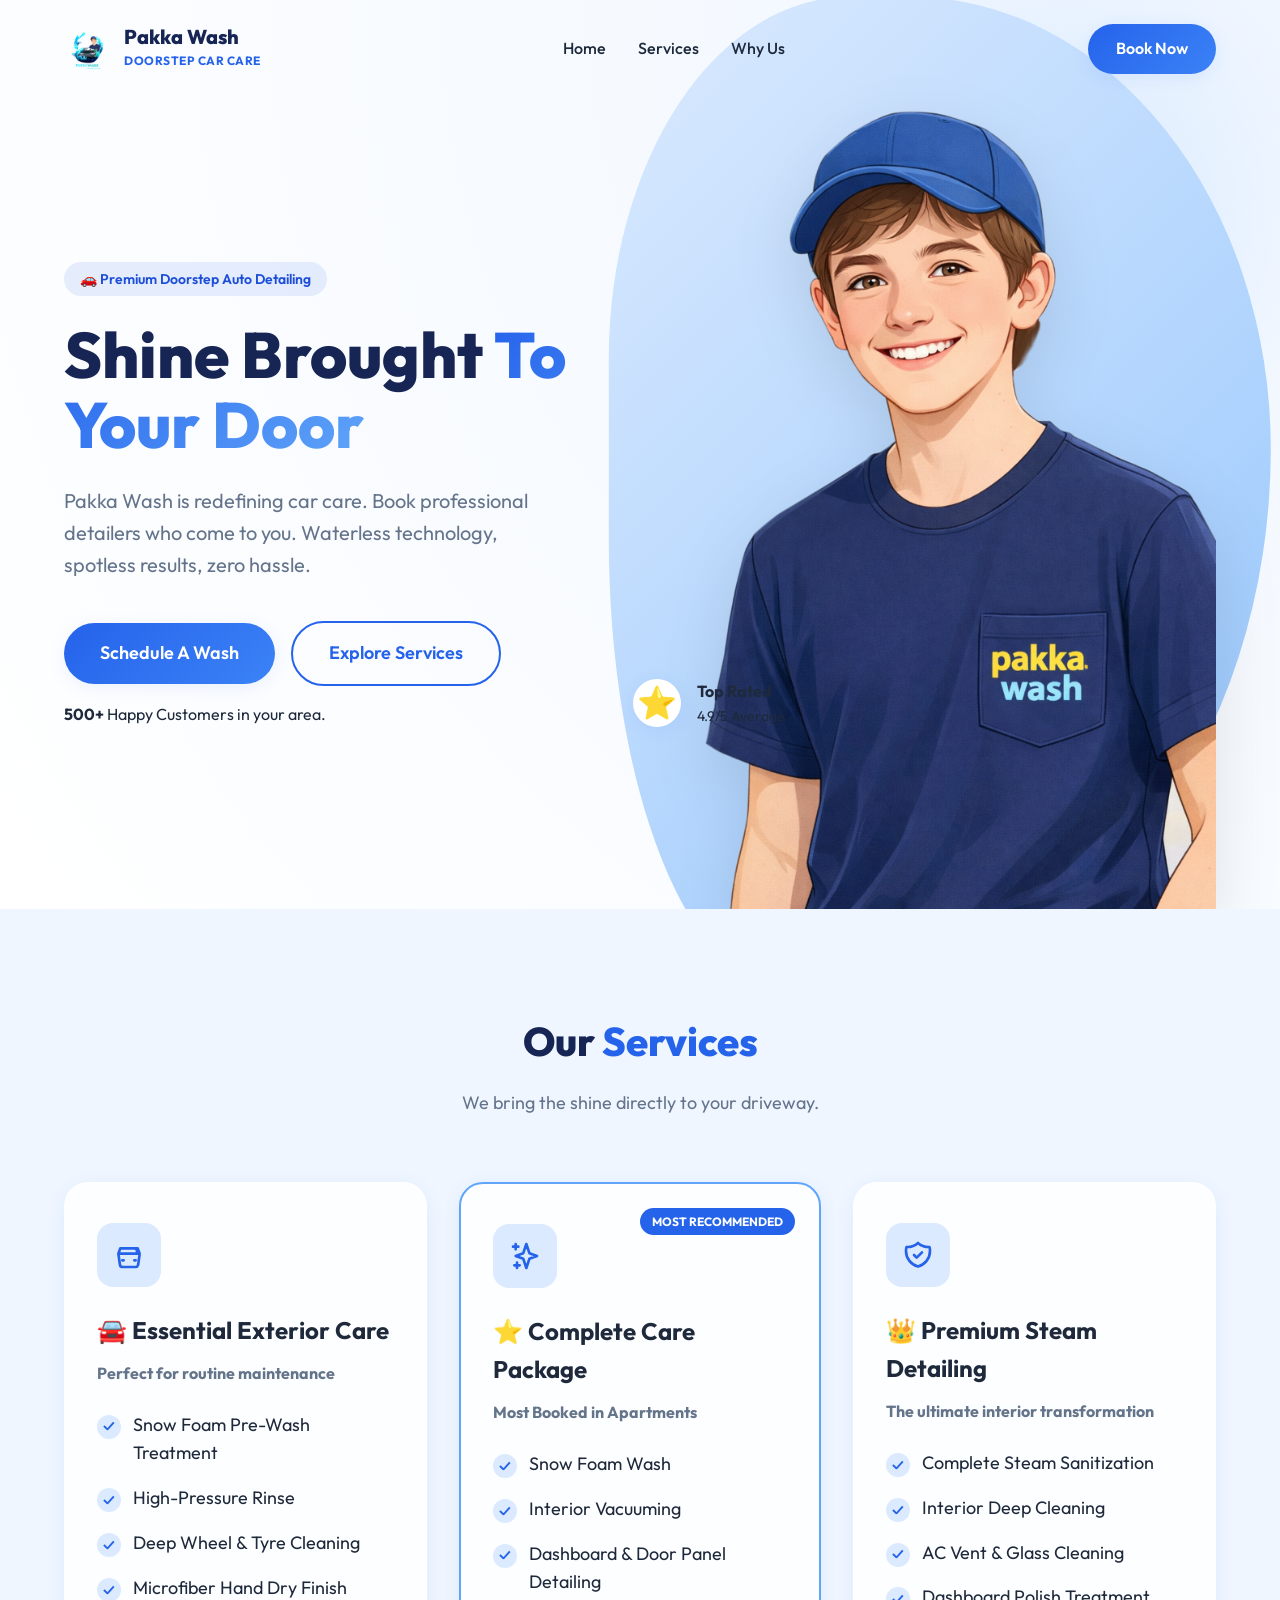
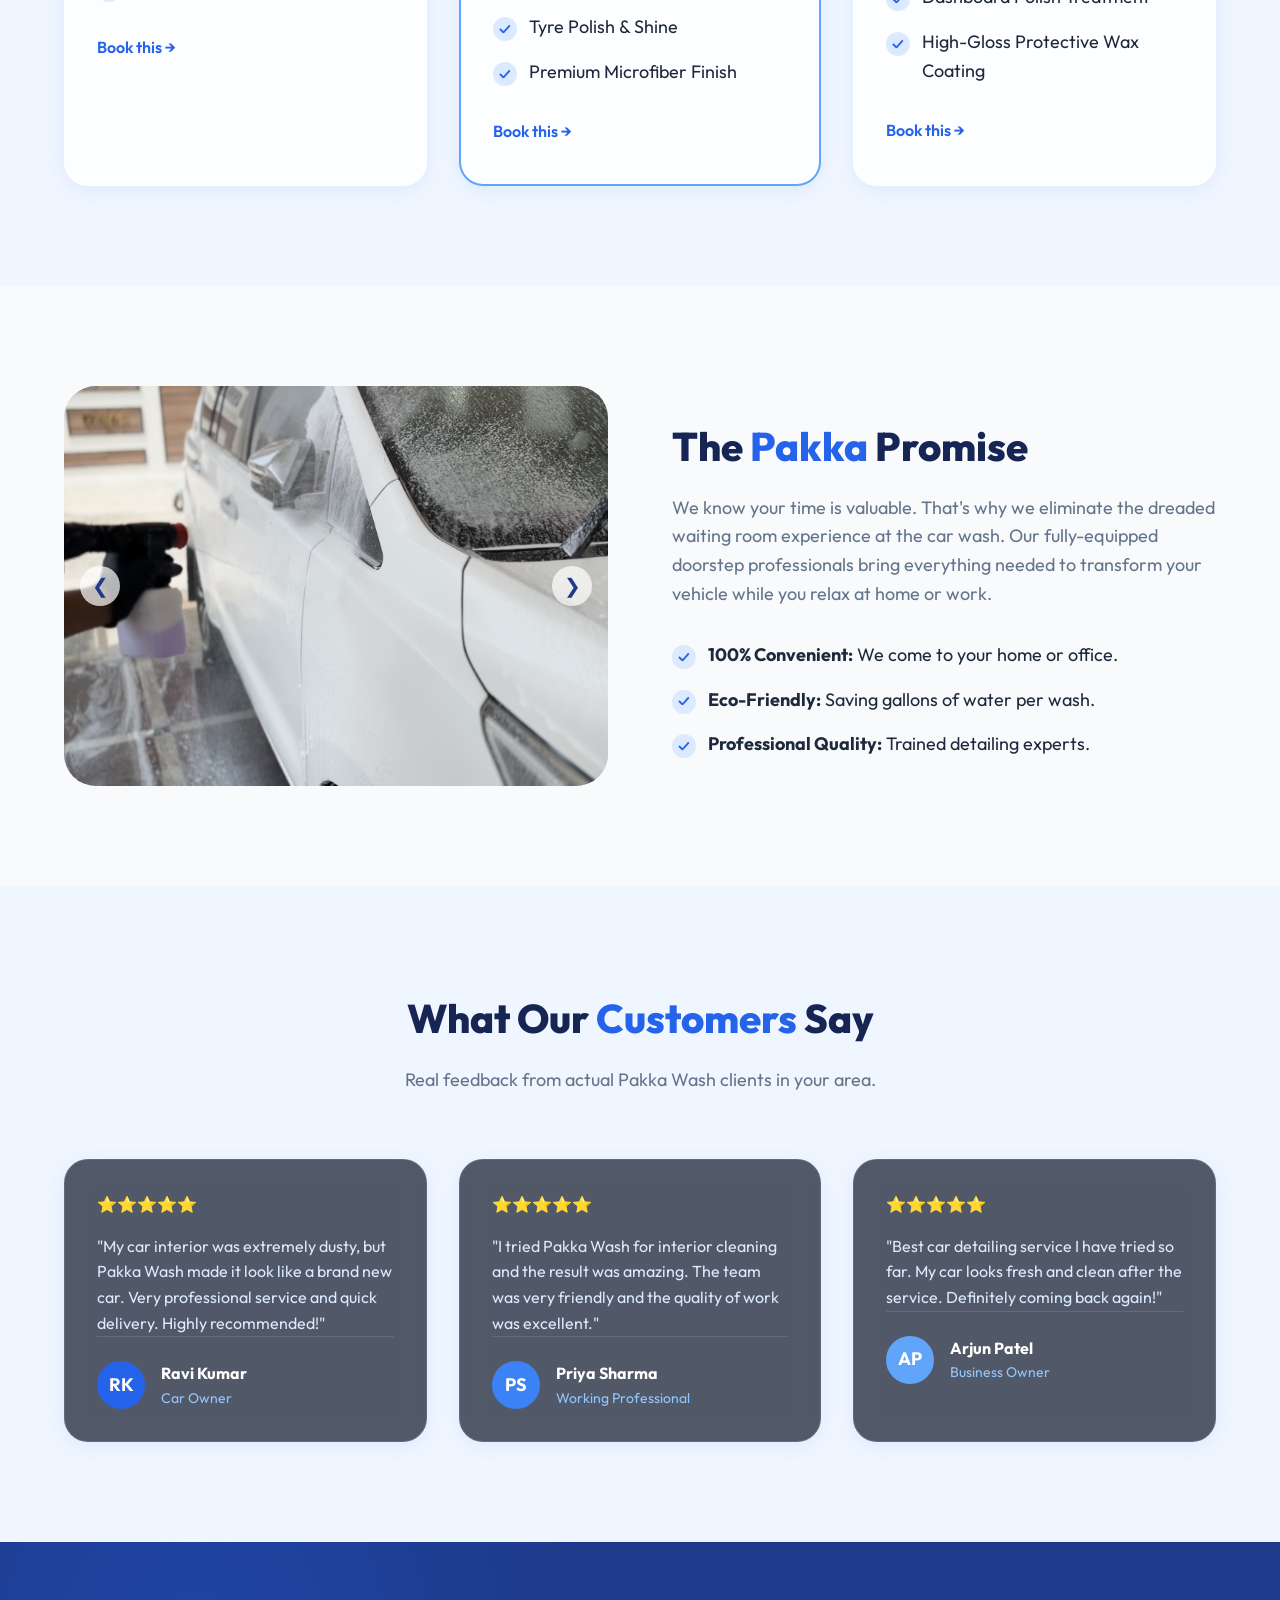
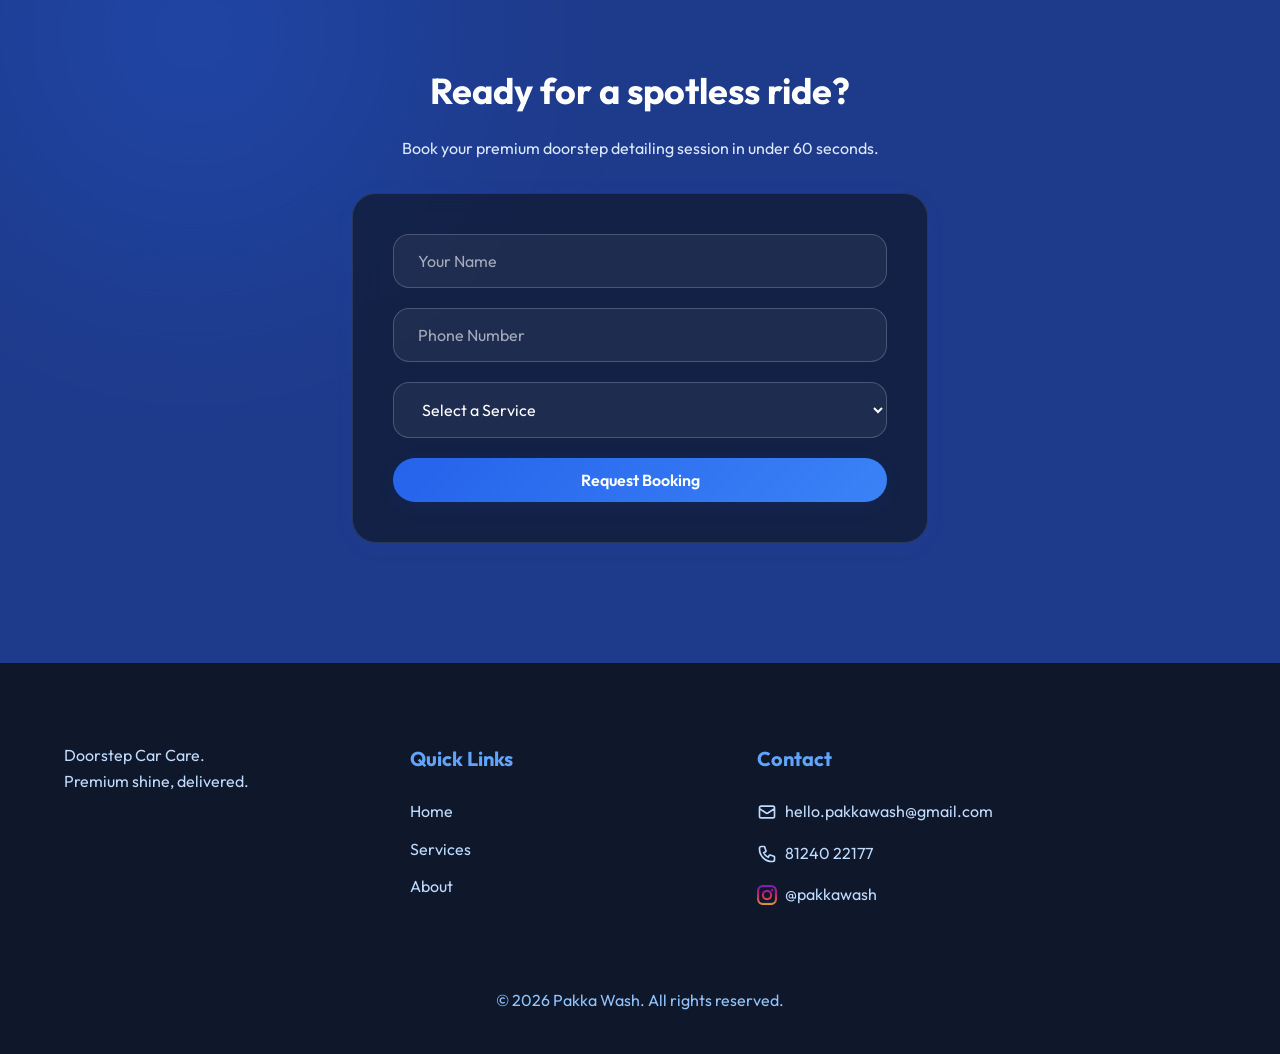
<file: index.html>
<!DOCTYPE html>
<html lang="en">
<head>
    <meta charset="UTF-8">
    <meta name="viewport" content="width=device-width, initial-scale=1.0">
    <title>Pakka Wash - Premium Doorstep Car Care</title>
    <meta name="description" content="Experience premium doorstep car care with Pakka Wash. Professional car interior detailing, waterless wash, and ceramic coating at your convenience.">
    
    <!-- Google Fonts: Outfit -->
    <link rel="preconnect" href="https://fonts.googleapis.com">
    <link rel="preconnect" href="https://fonts.gstatic.com" crossorigin>
    <link href="https://fonts.googleapis.com/css2?family=Outfit:wght@300;400;500;600;700;800&display=swap" rel="stylesheet">
    
    <!-- Main Stylesheet -->
    <link rel="stylesheet" href="styles.css">
</head>
<body>

    <!-- Navigation -->
    <nav class="navbar" id="navbar">
        <div class="container nav-container">
            <a href="#" class="logo-container">
                <img src="./assets/logo.png" alt="Pakka Wash Logo" class="nav-logo">
                <div class="logo-text">
                    <span class="logo-title">Pakka Wash</span>
                    <span class="logo-subtitle">Doorstep Car Care</span>
                </div>
            </a>
            
            <div class="nav-links desktop-only">
                <a href="#home" class="nav-link">Home</a>
                <a href="#services" class="nav-link">Services</a>
                <a href="#about" class="nav-link">Why Us</a>
            </div>

            <div class="nav-actions">
                <a href="#booking" class="btn btn-primary">Book Now</a>
                <button class="mobile-menu-btn" id="mobile-menu-btn" aria-label="Toggle menu">
                    <span class="hamburger"></span>
                </button>
            </div>
        </div>
    </nav>

    <!-- Mobile Menu Overlay -->
    <div class="mobile-menu" id="mobile-menu">
        <a href="#home" class="mobile-link">Home</a>
        <a href="#services" class="mobile-link">Services</a>
        <a href="#about" class="mobile-link">Why Us</a>
        <a href="#booking" class="btn btn-primary mt-4">Book Now</a>
    </div>

    <!-- Hero Section -->
    <header class="hero" id="home">
        <div class="hero-bg-accent"></div>
        <div class="container hero-container">
            <div class="hero-content">
                <div class="badge">🚗 Premium Doorstep Auto Detailing</div>
                <h1 class="hero-title">Shine Brought <span class="text-gradient">To Your Door</span></h1>
                <p class="hero-subtitle">
                    Pakka Wash is redefining car care. Book professional detailers who come to you. 
                    Waterless technology, spotless results, zero hassle.
                </p>
                <div class="hero-cta-group">
                    <a href="#booking" class="btn btn-primary btn-lg">Schedule a Wash</a>
                    <a href="#services" class="btn btn-outline btn-lg">Explore Services</a>
                </div>
                
                <div class="trust-indicators mt-4">
                    <div class="avatars">
                        <!-- Placeholder avatars for review -->
                        <div class="avatar bg-blue-200"></div>
                        <div class="avatar bg-blue-300"></div>
                        <div class="avatar bg-blue-400"></div>
                    </div>
                    <p class="trust-text"><strong>500+</strong> Happy Customers in your area.</p>
                </div>
            </div>
            
            <div class="hero-image-wrapper">
                <div class="hero-image-blob"></div>
                <img src="./assets/ambassador.png" alt="Pakka Wash Ambassador" class="hero-image bounce-animation">
                
                <!-- Floating Glass Card -->
                <div class="glass-card floating-card">
                    <div class="card-icon">⭐</div>
                    <div>
                        <h4 class="font-bold">Top Rated</h4>
                        <p class="text-sm">4.9/5 Average</p>
                    </div>
                </div>
            </div>
        </div>
    </header>

    <!-- Services Section -->
    <section class="section bg-light" id="services">
        <div class="container">
            <div class="section-header text-center">
                <h2 class="section-title">Our <span class="text-blue">Services</span></h2>
                <p class="section-subtitle">We bring the shine directly to your driveway.</p>
            </div>

            <div class="services-grid">
                <!-- Service 1 -->
                <div class="service-card glass-panel group">
                    <div class="service-icon-wrapper">
                        <!-- Car Icon -->
                        <svg class="service-icon" fill="none" stroke="currentColor" viewBox="0 0 24 24" xmlns="http://www.w3.org/2000/svg">
                            <path stroke-linecap="round" stroke-linejoin="round" stroke-width="2" d="M8 7h8a2 2 0 012 2v2M5.122 11h13.756a1 1 0 01.99 1.141l-1.07 7.5A2 2 0 0116.81 21H7.19a2 2 0 01-1.988-1.716l-1.07-7.5A1 1 0 015.122 11zM7 16h1m8 0h1M4 11l1.5-4h13L20 11w-16 0z"></path>
                        </svg>
                    </div>
                    <h3 class="service-title">🚘 Essential Exterior Care</h3>
                    <p class="service-desc font-bold mb-4">Perfect for routine maintenance</p>
                    <ul class="feature-list mb-8">
                        <li><span class="check-icon">✓</span><span>Snow Foam Pre-Wash Treatment</span></li>
                        <li><span class="check-icon">✓</span><span>High-Pressure Rinse</span></li>
                        <li><span class="check-icon">✓</span><span>Deep Wheel & Tyre Cleaning</span></li>
                        <li><span class="check-icon">✓</span><span>Microfiber Hand Dry Finish</span></li>
                    </ul>
                    <a href="#booking" class="service-link">Book this &rarr;</a>
                </div>

                <!-- Service 2 -->
                <div class="service-card glass-panel group featured">
                    <div class="featured-badge">Most Recommended</div>
                    <div class="service-icon-wrapper">
                        <!-- Sparkles/Clean Icon -->
                        <svg class="service-icon" fill="none" stroke="currentColor" viewBox="0 0 24 24" xmlns="http://www.w3.org/2000/svg">
                            <path stroke-linecap="round" stroke-linejoin="round" stroke-width="2" d="M5 3v4M3 5h4M6 17v4m-2-2h4m5-16l2.286 6.857L21 12l-5.714 2.143L13 21l-2.286-6.857L5 12l5.714-2.143L13 3z"></path>
                        </svg>
                    </div>
                    <h3 class="service-title">⭐ Complete Care Package</h3>
                    <p class="service-desc font-bold mb-4">Most Booked in Apartments</p>
                    <ul class="feature-list mb-8">
                        <li><span class="check-icon">✓</span><span>Snow Foam Wash</span></li>
                        <li><span class="check-icon">✓</span><span>Interior Vacuuming</span></li>
                        <li><span class="check-icon">✓</span><span>Dashboard & Door Panel Detailing</span></li>
                        <li><span class="check-icon">✓</span><span>Tyre Polish & Shine</span></li>
                        <li><span class="check-icon">✓</span><span>Premium Microfiber Finish</span></li>
                    </ul>
                    <a href="#booking" class="service-link">Book this &rarr;</a>
                </div>

                <!-- Service 3 -->
                <div class="service-card glass-panel group">
                    <div class="service-icon-wrapper">
                        <!-- Shield/Protection Icon -->
                        <svg class="service-icon" fill="none" stroke="currentColor" viewBox="0 0 24 24" xmlns="http://www.w3.org/2000/svg">
                            <path stroke-linecap="round" stroke-linejoin="round" stroke-width="2" d="M9 12l2 2 4-4m5.618-4.016A11.955 11.955 0 0112 2.944a11.955 11.955 0 01-8.618 3.04A12.02 12.02 0 003 9c0 5.591 3.824 10.29 9 11.622 5.176-1.332 9-6.03 9-11.622 0-1.042-.133-2.052-.382-3.016z"></path>
                        </svg>
                    </div>
                    <h3 class="service-title">👑 Premium Steam Detailing</h3>
                    <p class="service-desc font-bold mb-4">The ultimate interior transformation</p>
                    <ul class="feature-list mb-8">
                        <li><span class="check-icon">✓</span><span>Complete Steam Sanitization</span></li>
                        <li><span class="check-icon">✓</span><span>Interior Deep Cleaning</span></li>
                        <li><span class="check-icon">✓</span><span>AC Vent & Glass Cleaning</span></li>
                        <li><span class="check-icon">✓</span><span>Dashboard Polish Treatment</span></li>
                        <li><span class="check-icon">✓</span><span>High-Gloss Protective Wax Coating</span></li>
                    </ul>
                    <a href="#booking" class="service-link">Book this &rarr;</a>
                </div>
            </div>
        </div>
    </section>

    <!-- Why Us Section -->
    <section class="section" id="about">
        <div class="container about-container">
            <div class="about-image-wrapper">
                <div class="carousel-container">
                    <div class="carousel-track" id="promise-carousel">
                        <img src="./assets/promise -1 .jpg" alt="Happy Customer" class="carousel-slide">
                        <img src="./assets/promise -2 .jpg" alt="Happy Customer" class="carousel-slide">
                        <img src="./assets/promise  - 3 .jpg" alt="Happy Customer" class="carousel-slide">
                    </div>
                    <button class="carousel-btn prev-btn" id="carousel-prev" aria-label="Previous image">&#10094;</button>
                    <button class="carousel-btn next-btn" id="carousel-next" aria-label="Next image">&#10095;</button>
                </div>
            </div>
            <div class="about-content">
                <h2 class="section-title">The <span class="text-blue">Pakka</span> Promise</h2>
                <p class="about-desc">
                    We know your time is valuable. That's why we eliminate the dreaded waiting room experience at the car wash. 
                    Our fully-equipped doorstep professionals bring everything needed to transform your vehicle while you relax at home or work.
                </p>
                <ul class="feature-list">
                    <li>
                        <span class="check-icon">✓</span>
                        <span><strong>100% Convenient:</strong> We come to your home or office.</span>
                    </li>
                    <li>
                        <span class="check-icon">✓</span>
                        <span><strong>Eco-Friendly:</strong> Saving gallons of water per wash.</span>
                    </li>
                    <li>
                        <span class="check-icon">✓</span>
                        <span><strong>Professional Quality:</strong> Trained detailing experts.</span>
                    </li>
                </ul>
            </div>
        </div>
    </section>

    <!-- Testimonials Section -->
    <section class="section bg-light" id="testimonials">
        <div class="container">
            <div class="section-header text-center">
                <h2 class="section-title">What Our <span class="text-blue">Customers</span> Say</h2>
                <p class="section-subtitle">Real feedback from actual Pakka Wash clients in your area.</p>
            </div>

            <div class="testimonials-grid">
                <!-- Testimonial 1 -->
                <div class="testimonial-card glass-panel dark-glass">
                    <div class="testimonial-content">
                        <div class="stars mb-4">⭐⭐⭐⭐⭐</div>
                        <p class="text-blue-100 mb-6">"My car interior was extremely dusty, but Pakka Wash made it look like a brand new car. Very professional service and quick delivery. Highly recommended!"</p>
                        <div class="author-info">
                            <div class="author-avatar">RK</div>
                            <div>
                                <h4 class="font-bold text-white">Ravi Kumar</h4>
                                <p class="text-sm text-blue-300">Car Owner</p>
                            </div>
                        </div>
                    </div>
                </div>

                <!-- Testimonial 2 -->
                <div class="testimonial-card glass-panel dark-glass">
                    <div class="testimonial-content">
                        <div class="stars mb-4">⭐⭐⭐⭐⭐</div>
                        <p class="text-blue-100 mb-6">"I tried Pakka Wash for interior cleaning and the result was amazing. The team was very friendly and the quality of work was excellent."</p>
                        <div class="author-info">
                            <div class="author-avatar" style="background: var(--clr-blue-500);">PS</div>
                            <div>
                                <h4 class="font-bold text-white">Priya Sharma</h4>
                                <p class="text-sm text-blue-300">Working Professional</p>
                            </div>
                        </div>
                    </div>
                </div>

                <!-- Testimonial 3 -->
                <div class="testimonial-card glass-panel dark-glass">
                    <div class="testimonial-content">
                        <div class="stars mb-4">⭐⭐⭐⭐⭐</div>
                        <p class="text-blue-100 mb-6">"Best car detailing service I have tried so far. My car looks fresh and clean after the service. Definitely coming back again!"</p>
                        <div class="author-info">
                            <div class="author-avatar" style="background: var(--clr-blue-400);">AP</div>
                            <div>
                                <h4 class="font-bold text-white">Arjun Patel</h4>
                                <p class="text-sm text-blue-300">Business Owner</p>
                            </div>
                        </div>
                    </div>
                </div>
            </div>
        </div>
    </section>

    <!-- CTA Booking Section -->
    <section class="booking-cta" id="booking">
        <div class="container text-center text-white relative z-10">
            <h2 class="text-4xl font-bold mb-4">Ready for a spotless ride?</h2>
            <p class="mb-8 text-blue-100 max-w-2xl mx-auto">Book your premium doorstep detailing session in under 60 seconds.</p>
            <div class="booking-form-wrapper glass-panel dark-glass max-w-xl mx-auto">
                <form class="booking-form" id="bookingForm">
                    <input type="text" id="bookName" placeholder="Your Name" class="form-input" required>
                    <input type="tel" id="bookPhone" placeholder="Phone Number" class="form-input" required>
                    <select id="bookService" class="form-input" required>
                        <option value="" disabled selected>Select a Service</option>
                        <option value="🚘 Essential Exterior Care">🚘 Essential Exterior Care</option>
                        <option value="⭐ Complete Care Package">⭐ Complete Care Package</option>
                        <option value="👑 Premium Steam Detailing">👑 Premium Steam Detailing</option>
                    </select>
                    <button type="submit" class="btn btn-primary w-full shadow-lg">Request Booking</button>
                </form>
            </div>
        </div>
        <div class="cta-bg-blobs"></div>
    </section>

    <!-- Footer -->
    <footer class="footer">
        <div class="container">
            <div class="footer-grid">
                <div>
                    <p class="text-blue-200">Doorstep Car Care.<br>Premium shine, delivered.</p>
                </div>
                <div>
                    <h4 class="footer-heading">Quick Links</h4>
                    <ul class="footer-links">
                        <li><a href="#home">Home</a></li>
                        <li><a href="#services">Services</a></li>
                        <li><a href="#about">About</a></li>
                    </ul>
                </div>
                <div>
                    <h4 class="footer-heading">Contact</h4>
                    <ul class="footer-links" style="gap: 16px;">
                        <li>
                            <a href="mailto:hello.pakkawash@gmail.com" style="display: flex; align-items: center; gap: 8px;">
                                <svg width="20" height="20" fill="none" stroke="currentColor" viewBox="0 0 24 24" xmlns="http://www.w3.org/2000/svg"><path stroke-linecap="round" stroke-linejoin="round" stroke-width="2" d="M3 8l7.89 5.26a2 2 0 002.22 0L21 8M5 19h14a2 2 0 002-2V7a2 2 0 00-2-2H5a2 2 0 00-2 2v10a2 2 0 002 2z"></path></svg>
                                hello.pakkawash@gmail.com
                            </a>
                        </li>
                        <li>
                            <a href="tel:+918124022177" style="display: flex; align-items: center; gap: 8px;">
                                <svg width="20" height="20" fill="none" stroke="currentColor" viewBox="0 0 24 24" xmlns="http://www.w3.org/2000/svg"><path stroke-linecap="round" stroke-linejoin="round" stroke-width="2" d="M3 5a2 2 0 012-2h3.28a1 1 0 01.948.684l1.498 4.493a1 1 0 01-.502 1.21l-2.257 1.13a11.042 11.042 0 005.516 5.516l1.13-2.257a1 1 0 011.21-.502l4.493 1.498a1 1 0 01.684.949V19a2 2 0 01-2 2h-1C9.716 21 3 14.284 3 6V5z"></path></svg>
                                81240 22177
                            </a>
                        </li>
                        <li>
                            <a href="https://instagram.com/pakkawash" target="_blank" style="display: flex; align-items: center; gap: 8px;">
                                <img src="./assets/instagram - logo.png" alt="Instagram Logo" style="width: 20px; height: 20px; object-fit: contain;">
                                @pakkawash
                            </a>
                        </li>
                    </ul>
                </div>
            </div>
            <div class="footer-bottom text-center text-blue-300 mt-12 pt-8 border-t border-blue-800">
                <p>&copy; 2026 Pakka Wash. All rights reserved.</p>
            </div>
        </div>
    </footer>

    <!-- Main Script -->
    <script src="script.js"></script>
</body>
</html>
</file>
<file: styles.css>
/* ==================================
   Pakka Wash - Premium Design System
   ================================== */

   :root {
    /* Brand Colors */
    --clr-blue-50: #eff6ff;
    --clr-blue-100: #dbeafe;
    --clr-blue-200: #bfdbfe;
    --clr-blue-300: #93c5fd;
    --clr-blue-400: #60a5fa;
    --clr-blue-500: #3b82f6; /* Primary Blue */
    --clr-blue-600: #2563eb;
    --clr-blue-700: #1d4ed8;
    --clr-blue-800: #1e40af;
    --clr-blue-900: #1e3a8a; /* Deep Navy */
    --clr-blue-950: #172554;
    
    --clr-white: #ffffff;
    --clr-gray-50: #f8fafc;
    --clr-gray-100: #f1f5f9;
    --clr-gray-500: #64748b;
    --clr-gray-800: #1e293b;
    --clr-gray-900: #0f172a;

    /* Typography */
    --font-main: 'Outfit', sans-serif;
    
    /* Shadows */
    --shadow-soft: 0 4px 20px -2px rgba(37, 99, 235, 0.1);
    --shadow-medium: 0 10px 25px -3px rgba(37, 99, 235, 0.15);
    --shadow-strong: 0 20px 40px -5px rgba(37, 99, 235, 0.2);
    --shadow-glow: 0 0 25px rgba(59, 130, 246, 0.5);

    /* Transitions */
    --transition-fast: 0.2s ease-in-out;
    --transition-normal: 0.3s cubic-bezier(0.4, 0, 0.2, 1);
    --transition-bounce: 0.5s cubic-bezier(0.34, 1.56, 0.64, 1);
}

/* Base Styles */
* {
    margin: 0;
    padding: 0;
    box-sizing: border-box;
}

html {
    scroll-behavior: smooth;
}

body {
    font-family: var(--font-main);
    color: var(--clr-gray-800);
    background-color: var(--clr-gray-50);
    line-height: 1.6;
    overflow-x: hidden;
}

/* Layout Utilities */
.container {
    width: 100%;
    max-width: 1200px;
    margin: 0 auto;
    padding: 0 24px;
}

.section {
    padding: 100px 0;
}

.relative { position: relative; }
.z-10 { z-index: 10; }
.text-center { text-align: center; }
.max-w-2xl { max-width: 42rem; }
.max-w-xl { max-width: 36rem; }
.mx-auto { margin-left: auto; margin-right: auto; }
.mb-4 { margin-bottom: 1rem; }
.mb-8 { margin-bottom: 2rem; }
.mt-4 { margin-top: 1rem; }
.mt-12 { margin-top: 3rem; }
.pt-8 { padding-top: 2rem; }
.w-full { width: 100%; }
.font-bold { font-weight: 700; }
.text-4xl { font-size: 2.25rem; }
.bg-light { background-color: var(--clr-blue-50); }

/* Text Utilities */
.text-blue { color: var(--clr-blue-600); }
.text-blue-100 { color: var(--clr-blue-100); }
.text-blue-200 { color: var(--clr-blue-200); }
.text-blue-300 { color: var(--clr-blue-300); }
.text-white { color: var(--clr-white); }
.text-sm { font-size: 0.875rem; }

.text-gradient {
    background: linear-gradient(135deg, var(--clr-blue-600), var(--clr-blue-400));
    -webkit-background-clip: text;
    -webkit-text-fill-color: transparent;
    background-clip: text;
}

/* Glassmorphism Panels */
.glass-panel {
    background: rgba(255, 255, 255, 0.85);
    backdrop-filter: blur(12px);
    -webkit-backdrop-filter: blur(12px);
    border: 1px solid rgba(255, 255, 255, 0.5);
    border-radius: 24px;
    box-shadow: var(--shadow-soft);
}

.dark-glass {
    background: rgba(15, 23, 42, 0.7);
    border: 1px solid rgba(255, 255, 255, 0.1);
}

/* Buttons */
.btn {
    display: inline-block;
    padding: 12px 28px;
    font-weight: 600;
    font-family: var(--font-main);
    border-radius: 9999px; /* Pill shape */
    text-decoration: none;
    cursor: pointer;
    transition: var(--transition-bounce);
    border: none;
    font-size: 1rem;
    text-transform: capitalize;
}

.btn-primary {
    background: linear-gradient(135deg, var(--clr-blue-600), var(--clr-blue-500));
    color: var(--clr-white);
    box-shadow: var(--shadow-soft);
}

.btn-primary:hover {
    transform: translateY(-3px) scale(1.02);
    box-shadow: var(--shadow-glow);
}

.btn-outline {
    background: transparent;
    color: var(--clr-blue-600);
    border: 2px solid var(--clr-blue-600);
}

.btn-outline:hover {
    background: var(--clr-blue-50);
    transform: translateY(-3px);
}

.btn-lg {
    padding: 16px 36px;
    font-size: 1.125rem;
}

/* Navbar */
.navbar {
    position: fixed;
    top: 0;
    left: 0;
    width: 100%;
    z-index: 1000;
    transition: var(--transition-normal);
    padding: 24px 0;
    background: transparent;
}

.navbar.scrolled {
    padding: 16px 0;
    background: rgba(255, 255, 255, 0.95);
    backdrop-filter: blur(10px);
    box-shadow: var(--shadow-soft);
}

.nav-container {
    display: flex;
    justify-content: space-between;
    align-items: center;
}

.logo-container {
    display: flex;
    align-items: center;
    gap: 12px;
    text-decoration: none;
}

.nav-logo {
    height: 48px;
    object-fit: contain;
}

.logo-title {
    font-size: 1.25rem;
    font-weight: 800;
    color: var(--clr-blue-950);
    line-height: 1;
    display: block;
}

.logo-subtitle {
    font-size: 0.75rem;
    font-weight: 700;
    color: var(--clr-blue-600);
    text-transform: uppercase;
    letter-spacing: 0.5px;
    display: block;
    margin-top: 4px;
}

.nav-links {
    display: flex;
    gap: 32px;
}

.nav-link {
    text-decoration: none;
    color: var(--clr-gray-800);
    font-weight: 500;
    transition: var(--transition-fast);
    position: relative;
}

.nav-link::after {
    content: '';
    position: absolute;
    width: 0;
    height: 2px;
    bottom: -4px;
    left: 0;
    background-color: var(--clr-blue-600);
    transition: var(--transition-fast);
}

.nav-link:hover { color: var(--clr-blue-600); }
.nav-link:hover::after { width: 100%; }

.nav-actions {
    display: flex;
    align-items: center;
    gap: 16px;
}

.mobile-menu-btn {
    display: none;
    background: none;
    border: none;
    cursor: pointer;
    width: 30px;
    height: 20px;
    position: relative;
    z-index: 1001;
}

.hamburger, .hamburger::before, .hamburger::after {
    content: '';
    position: absolute;
    width: 30px;
    height: 3px;
    background-color: var(--clr-gray-900);
    border-radius: 3px;
    transition: var(--transition-normal);
}

.hamburger::before { top: -8px; }
.hamburger::after { top: 8px; }

/* Mobile Menu */
.mobile-menu {
    position: fixed;
    top: 0;
    left: 0;
    width: 100%;
    height: 100vh;
    background: var(--clr-white);
    z-index: 999;
    display: flex;
    flex-direction: column;
    justify-content: center;
    align-items: center;
    gap: 24px;
    opacity: 0;
    pointer-events: none;
    transform: translateY(-20px);
    transition: var(--transition-normal);
}

.mobile-menu.active {
    opacity: 1;
    pointer-events: all;
    transform: translateY(0);
}

.mobile-link {
    font-size: 1.5rem;
    font-weight: 600;
    text-decoration: none;
    color: var(--clr-gray-900);
}

/* Hero Section */
.hero {
    min-height: 100vh;
    display: flex;
    align-items: center;
    position: relative;
    padding-top: 80px;
    overflow: hidden;
    background: radial-gradient(circle at top right, var(--clr-blue-50), var(--clr-white));
}

.hero-bg-accent {
    position: absolute;
    top: -10%;
    right: -5%;
    width: 600px;
    height: 600px;
    background: radial-gradient(circle, var(--clr-blue-200) 0%, transparent 70%);
    opacity: 0.5;
    z-index: 0;
}

.hero-container {
    display: grid;
    grid-template-columns: 1fr 1fr;
    gap: 48px;
    align-items: center;
    position: relative;
    z-index: 1;
}

.hero-content {
    animation: fadeUp 0.8s ease-out;
}

.badge {
    display: inline-block;
    padding: 6px 16px;
    background: rgba(37, 99, 235, 0.1);
    color: var(--clr-blue-700);
    border-radius: 99px;
    font-weight: 600;
    font-size: 0.875rem;
    margin-bottom: 24px;
}

.hero-title {
    font-size: 4rem;
    line-height: 1.1;
    font-weight: 800;
    margin-bottom: 24px;
    color: var(--clr-blue-950);
}

.hero-subtitle {
    font-size: 1.25rem;
    color: var(--clr-gray-500);
    margin-bottom: 40px;
    max-width: 90%;
}

.hero-cta-group {
    display: flex;
    gap: 16px;
    align-items: center;
}

.hero-image-wrapper {
    position: relative;
    animation: fadeLeft 1s ease-out;
}

.hero-image-blob {
    position: absolute;
    top: 50%;
    left: 50%;
    transform: translate(-50%, -50%);
    width: 120%;
    height: 120%;
    background: linear-gradient(135deg, var(--clr-blue-100), var(--clr-blue-300));
    border-radius: 40% 60% 70% 30% / 40% 50% 60% 50%;
    z-index: -1;
    animation: blobMorph 8s infinite alternate;
}

.hero-image {
    width: 100%;
    max-width: 600px;
    display: block;
    margin: 0 auto;
    filter: drop-shadow(0 20px 30px rgba(0,0,0,0.1));
}

.bounce-animation {
    animation: float 6s ease-in-out infinite;
}

.floating-card {
    position: absolute;
    bottom: 20%;
    left: -10%;
    padding: 16px 24px;
    display: flex;
    align-items: center;
    gap: 16px;
    animation: float 5s ease-in-out infinite reverse;
}

.card-icon {
    font-size: 2rem;
    background: var(--clr-white);
    width: 48px;
    height: 48px;
    display: flex;
    align-items: center;
    justify-content: center;
    border-radius: 50%;
    box-shadow: var(--shadow-soft);
}

/* Services Section */
.section-header { margin-bottom: 64px; }
.section-title { font-size: 2.5rem; font-weight: 800; color: var(--clr-blue-950); margin-bottom: 16px; }
.section-subtitle { font-size: 1.125rem; color: var(--clr-gray-500); }

.services-grid {
    display: grid;
    grid-template-columns: repeat(auto-fit, minmax(300px, 1fr));
    gap: 32px;
}

.service-card {
    padding: 40px 32px;
    position: relative;
    transition: var(--transition-bounce);
    overflow: hidden;
}

.service-card:hover {
    transform: translateY(-10px);
    box-shadow: var(--shadow-medium);
}

.service-card.featured {
    border: 2px solid var(--clr-blue-400);
}

.featured-badge {
    position: absolute;
    top: 24px;
    right: 24px;
    background: var(--clr-blue-600);
    color: white;
    font-size: 0.75rem;
    font-weight: 700;
    padding: 4px 12px;
    border-radius: 99px;
    text-transform: uppercase;
}

.service-icon-wrapper {
    width: 64px;
    height: 64px;
    border-radius: 16px;
    background: var(--clr-blue-100);
    color: var(--clr-blue-600);
    display: flex;
    align-items: center;
    justify-content: center;
    margin-bottom: 24px;
    transition: var(--transition-bounce);
}

.service-card:hover .service-icon-wrapper {
    background: var(--clr-blue-600);
    color: white;
    transform: scale(1.1) rotate(5deg);
}

.service-icon { width: 32px; height: 32px; }
.service-title { font-size: 1.5rem; font-weight: 700; margin-bottom: 12px; }
.service-desc { color: var(--clr-gray-500); margin-bottom: 24px; }
.service-link {
    color: var(--clr-blue-600);
    font-weight: 600;
    text-decoration: none;
    display: inline-flex;
    align-items: center;
    transition: var(--transition-fast);
}

.service-card:hover .service-link { gap: 8px; }

/* Why Us Section */
.about-container {
    display: grid;
    grid-template-columns: 1fr 1fr;
    gap: 64px;
    align-items: center;
}

.about-image-wrapper {
    position: relative;
    border-radius: 32px;
    overflow: hidden;
    background: linear-gradient(135deg, var(--clr-blue-100), var(--clr-blue-200));
    display: flex;
    justify-content: center;
    align-items: center;
    height: 100%;
    min-height: 400px;
}

.carousel-container {
    position: relative;
    width: 100%;
    height: 100%;
    overflow: hidden;
}

.carousel-track {
    display: flex;
    width: 100%;
    height: 100%;
    transition: transform 0.5s ease-in-out;
}

.carousel-slide {
    min-width: 100%;
    height: 100%;
    object-fit: cover;
}

.carousel-btn {
    position: absolute;
    top: 50%;
    transform: translateY(-50%);
    background: rgba(255, 255, 255, 0.7);
    border: none;
    width: 40px;
    height: 40px;
    border-radius: 50%;
    font-size: 1.25rem;
    color: var(--clr-blue-900);
    cursor: pointer;
    z-index: 10;
    transition: var(--transition-fast);
    display: flex;
    align-items: center;
    justify-content: center;
}

.carousel-btn:hover {
    background: var(--clr-white);
    box-shadow: var(--shadow-soft);
}

.prev-btn {
    left: 16px;
}

.next-btn {
    right: 16px;
}

.about-desc { font-size: 1.125rem; color: var(--clr-gray-500); margin-bottom: 32px; }

.feature-list { list-style: none; display: flex; flex-direction: column; gap: 16px; }
.feature-list li { display: flex; align-items: flex-start; gap: 12px; font-size: 1.125rem; color: var(--clr-gray-800); }
.check-icon {
    background: var(--clr-blue-100); color: var(--clr-blue-600);
    width: 24px; height: 24px; border-radius: 50%; display: flex; align-items: center; justify-content: center; font-size: 0.875rem; font-weight: bold; flex-shrink: 0; margin-top: 4px;
}

/* Booking CTA Section */
.booking-cta {
    background: var(--clr-blue-900);
    padding: 120px 0;
    position: relative;
    overflow: hidden;
}

.cta-bg-blobs {
    position: absolute;
    top: -50%; left: -20%;
    width: 100vh; height: 100vh;
    background: radial-gradient(circle, var(--clr-blue-600) 0%, transparent 60%);
    opacity: 0.3; filter: blur(60px); z-index: 1;
}

.booking-form-wrapper { padding: 40px; }

.form-input {
    width: 100%; padding: 16px 24px; margin-bottom: 20px;
    border: 1px solid rgba(255,255,255,0.2);
    border-radius: 16px;
    background: rgba(255,255,255,0.05);
    color: white; font-family: var(--font-main); font-size: 1rem;
    transition: var(--transition-fast);
}

.form-input::placeholder { color: rgba(255,255,255,0.6); }
.form-input:focus { outline: none; border-color: var(--clr-blue-400); background: rgba(255,255,255,0.1); }
.form-input option { color: var(--clr-gray-900); }

/* Footer */
.footer { background: var(--clr-gray-900); color: white; padding: 80px 0 40px; }
.footer-grid { display: grid; grid-template-columns: 1fr 1fr 1.5fr; gap: 40px; }
.footer-heading { font-size: 1.25rem; font-weight: 700; margin-bottom: 24px; color: var(--clr-blue-400); }
.footer-links { list-style: none; display: flex; flex-direction: column; gap: 12px; }
.footer-links a { color: var(--clr-blue-200); text-decoration: none; transition: var(--transition-fast); display: flex; align-items: center; gap: 8px; white-space: nowrap; }
.footer-links a:hover { color: white; padding-left: 4px; }

/* Animations */
@keyframes float {
    0% { transform: translateY(0); }
    50% { transform: translateY(-20px); }
    100% { transform: translateY(0); }
}

@keyframes blobMorph {
    0% { border-radius: 40% 60% 70% 30% / 40% 50% 60% 50%; }
    50% { border-radius: 60% 40% 30% 70% / 60% 30% 70% 40%; }
    100% { border-radius: 40% 60% 70% 30% / 40% 50% 60% 50%; }
}

@keyframes fadeUp {
    from { opacity: 0; transform: translateY(30px); }
    to { opacity: 1; transform: translateY(0); }
}

@keyframes fadeLeft {
    from { opacity: 0; transform: translateX(30px); }
    to { opacity: 1; transform: translateX(0); }
}

/* Responsive Design */
@media (max-width: 992px) {
    .hero-title { font-size: 3rem; }
    .hero-container { grid-template-columns: 1fr; text-align: center; }
    .hero-cta-group { justify-content: center; }
    .hero-image-wrapper { margin-top: 40px; }
    .floating-card { bottom: 0; left: 10%; }
    .about-container { grid-template-columns: 1fr; }
    .about-image-wrapper { order: -1; }
}

@media (max-width: 768px) {
    .desktop-only { display: none; }
    .mobile-menu-btn { display: block; }
    .hero-title { font-size: 2.5rem; }
    .hero-cta-group { flex-direction: column; width: 100%; }
    .btn { width: 100%; text-align: center; }
    .footer-grid { grid-template-columns: 1fr; gap: 32px; }
    
    .logo-subtitle { display: none; }
    .logo-title { font-size: 1.125rem; }
}

/* Testimonials */
.testimonials-grid {
    display: grid;
    grid-template-columns: repeat(auto-fit, minmax(320px, 1fr));
    gap: 32px;
}

.testimonial-card {
    padding: 32px;
    transition: var(--transition-normal);
}

.testimonial-card:hover {
    transform: translateY(-8px);
    border-color: rgba(96, 165, 250, 0.4);
}

.author-info {
    display: flex;
    align-items: center;
    gap: 16px;
    border-top: 1px solid rgba(255, 255, 255, 0.1);
    padding-top: 24px;
}

.author-avatar {
    width: 48px;
    height: 48px;
    border-radius: 50%;
    background: var(--clr-blue-600);
    color: white;
    display: flex;
    align-items: center;
    justify-content: center;
    font-weight: 700;
    font-size: 1.125rem;
}
</file>
